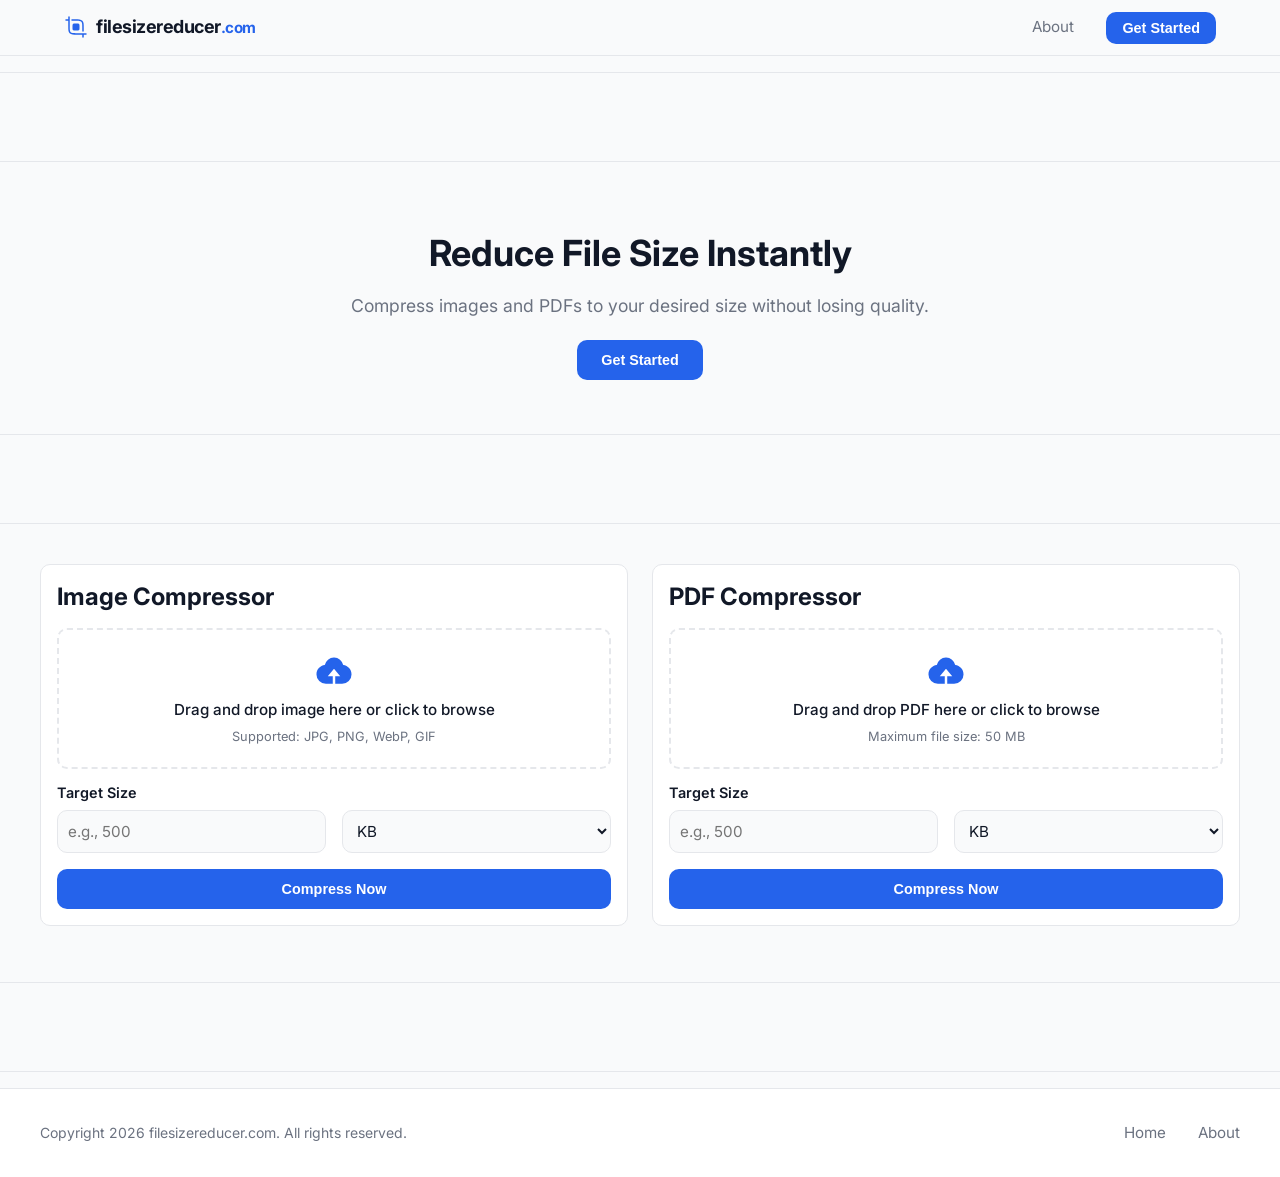
<file: index.html>
<!DOCTYPE html>
<html lang="en">
<head>
    <meta charset="UTF-8">
    <meta name="viewport" content="width=device-width, initial-scale=1.0">
    <meta name="description" content="Compress images and PDFs to your exact target size online. Free, fast, and secure file compression without quality loss.">
    <meta name="keywords" content="compress image, compress PDF, reduce file size, compress image online, PDF compressor, file size reducer">
    <meta name="robots" content="index, follow">
    <meta name="theme-color" content="#0f172a">
    <meta property="og:title" content="File Size Reducer - Compress Images & PDFs Instantly">
    <meta property="og:description" content="Compress images and PDFs to your exact target size online. Free, fast, and secure.">
    <meta property="og:type" content="website">
    <meta property="og:url" content="https://filesizereducer.com/">
    <link rel="canonical" href="https://filesizereducer.com/">
    <title>Compress Image & PDF to Exact Size Online | File Size Reducer</title>
    <link href="https://fonts.googleapis.com/css2?family=Inter:wght@400;500;600;700&display=swap" rel="stylesheet">
    <link rel="stylesheet" href="styles.css">
    <script async src="https://pagead2.googlesyndication.com/pagead/js/adsbygoogle.js?client=ca-pub-8440527099504717"
         crossorigin="anonymous"></script>
    <!-- JSON-LD Structured Data -->
    <script type="application/ld+json">
    {
      "@context": "https://schema.org",
      "@type": "SoftwareApplication",
      "name": "File Size Reducer",
      "description": "Free online tool to compress images and PDFs to your exact target file size without losing quality.",
      "url": "https://filesizereducer.com",
      "applicationCategory": "Utility",
      "offering": {
        "@type": "Offer",
        "price": "0",
        "priceCurrency": "USD"
      },
      "features": [
        "Compress images to target size",
        "Compress PDFs to target size",
        "Free with no account required",
        "Privacy-focused - files processed locally",
        "Fast compression",
        "No file size limits"
      ]
    }
    </script>
</head>
<body>
    <!-- Header -->
    <header class="header">
        <div class="header-container">
            <div class="header-logo">
                <svg class="logo-icon" viewBox="0 0 24 24" fill="none" xmlns="http://www.w3.org/2000/svg"><g id="SVGRepo_bgCarrier" stroke-width="0"></g><g id="SVGRepo_tracerCarrier" stroke-linecap="round" stroke-linejoin="round"></g><g id="SVGRepo_iconCarrier"> <path fill-rule="evenodd" clip-rule="evenodd" d="M5 1.25C5.41421 1.25 5.75 1.58579 5.75 2V11C5.75 12.9068 5.75159 14.2615 5.88976 15.2892C6.02502 16.2952 6.27869 16.8749 6.7019 17.2981C7.12511 17.7213 7.70476 17.975 8.71085 18.1102C9.73851 18.2484 11.0932 18.25 13 18.25H22C22.4142 18.25 22.75 18.5858 22.75 19C22.75 19.4142 22.4142 19.75 22 19.75H19.75V22C19.75 22.4142 19.4142 22.75 19 22.75C18.5858 22.75 18.25 22.4142 18.25 22V19.75H12.9436C11.1058 19.75 9.65019 19.75 8.51098 19.5969C7.33855 19.4392 6.38961 19.1071 5.64124 18.3588C4.89288 17.6104 4.56076 16.6614 4.40313 15.489C4.24997 14.3498 4.24998 12.8942 4.25 11.0564L4.25 5.75H2C1.58579 5.75 1.25 5.41421 1.25 5C1.25 4.58579 1.58579 4.25 2 4.25H4.25V2C4.25 1.58579 4.58579 1.25 5 1.25ZM15.2892 5.88976C14.2615 5.75159 12.9068 5.75 11 5.75H8C7.58579 5.75 7.25 5.41421 7.25 5C7.25 4.58579 7.58579 4.25 8 4.25L11.0564 4.25C12.8942 4.24998 14.3498 4.24997 15.489 4.40313C16.6614 4.56076 17.6104 4.89288 18.3588 5.64124C19.1071 6.38961 19.4392 7.33855 19.5969 8.51098C19.75 9.65019 19.75 11.1058 19.75 12.9436V16C19.75 16.4142 19.4142 16.75 19 16.75C18.5858 16.75 18.25 16.4142 18.25 16V13C18.25 11.0932 18.2484 9.73851 18.1102 8.71085C17.975 7.70476 17.7213 7.12511 17.2981 6.7019C16.8749 6.27869 16.2952 6.02502 15.2892 5.88976Z" fill="currentColor"></path> <path d="M8.5 11.5C8.5 10.0858 8.5 9.37868 8.93934 8.93934C9.37868 8.5 10.0858 8.5 11.5 8.5H12.5C13.9142 8.5 14.6213 8.5 15.0607 8.93934C15.5 9.37868 15.5 10.0858 15.5 11.5V12.5C15.5 13.9142 15.5 14.6213 15.0607 15.0607C14.6213 15.5 13.9142 15.5 12.5 15.5H11.5C10.0858 15.5 9.37868 15.5 8.93934 15.0607C8.5 14.6213 8.5 13.9142 8.5 12.5V11.5Z" fill="currentColor"></path> </g></svg>
                <span class="logo-text"><span class="logo-text-black">filesizereducer</span><span class="logo-text-blue">.com</span></span>
            </div>
            <nav class="header-nav">
                <a href="about.html" class="nav-link">About</a>
                <button class="nav-btn" onclick="document.querySelector('.tools-section').scrollIntoView({ behavior: 'smooth' })">Get Started</button>
            </nav>
        </div>
    </header>

    <!-- Ad Container - Top Banner -->
    <div class="ad-container">
        <ins class="adsbygoogle"
             style="display:block"
             data-ad-client="ca-pub-8440527099504717"
             data-ad-slot="7894521012"
             data-ad-format="auto"
             data-full-width-responsive="true"></ins>
    </div>
    <script>
        (adsbygoogle = window.adsbygoogle || []).push({});
    </script>

    <!-- Hero Section -->
    <section class="hero">
        <div class="hero-content">
            <h1 class="hero-title">Reduce File Size Instantly</h1>
            <p class="hero-subtitle">Compress images and PDFs to your desired size without losing quality.</p>
            <button class="cta-button" onclick="document.querySelector('.tools-section').scrollIntoView({ behavior: 'smooth' })">Get Started</button>
        </div>
    </section>

    <!-- Ad Container - Between Hero and Tools -->
    <div class="ad-container">
        <ins class="adsbygoogle"
             style="display:block"
             data-ad-client="ca-pub-8440527099504717"
             data-ad-slot="3456789012"
             data-ad-format="auto"
             data-full-width-responsive="true"></ins>
    </div>
    <script>
        (adsbygoogle = window.adsbygoogle || []).push({});
    </script>

    <!-- Tools Section -->
    <section class="tools-section">
        <div class="tools-container">
            <!-- Image Compressor Card -->
            <div class="tool-card">
                <h2 class="tool-title">Image Compressor</h2>
                
                <div class="upload-box" id="imageUploadBox">
                    <svg class="upload-icon" viewBox="0 0 1024 1024" xmlns="http://www.w3.org/2000/svg" fill="currentColor"><g id="SVGRepo_bgCarrier" stroke-width="0"></g><g id="SVGRepo_tracerCarrier" stroke-linecap="round" stroke-linejoin="round"></g><g id="SVGRepo_iconCarrier"><path fill="currentColor" d="M544 864V672h128L512 480 352 672h128v192H320v-1.6c-5.376.32-10.496 1.6-16 1.6A240 240 0 0 1 64 624c0-123.136 93.12-223.488 212.608-237.248A239.808 239.808 0 0 1 512 192a239.872 239.872 0 0 1 235.456 194.752c119.488 13.76 212.48 114.112 212.48 237.248a240 240 0 0 1-240 240c-5.376 0-10.56-1.28-16-1.6v1.6H544z"></path></g></svg>
                    <p class="upload-text">Drag and drop image here or click to browse</p>
                    <p class="upload-hint">Supported: JPG, PNG, WebP, GIF</p>
                    <input type="file" id="imageInput" accept="image/*" hidden>
                </div>

                <div class="file-info" id="imageFileInfo" style="display: none;">
                    <p class="file-name" id="imageFileName"></p>
                    <p class="file-size">Original: <span id="imageOriginalSize">0</span> KB</p>
                </div>

                <div class="input-group">
                    <label for="imageTargetSize" class="input-label">Target Size</label>
                    <div class="input-row">
                        <input type="number" id="imageTargetSize" class="input-field" placeholder="e.g., 500" min="1">
                        <select id="imageSizeUnit" class="input-field input-select">
                            <option value="kb">KB</option>
                            <option value="mb">MB</option>
                        </select>
                    </div>
                </div>

                <button class="compress-btn" id="imageCompressBtn" onclick="compressImage()">Compress Now</button>
                <div class="loading" id="imageLoading" style="display: none;">
                    <div class="spinner"></div>
                    <p>Compressing...</p>
                </div>
            </div>

            <!-- PDF Compressor Card -->
            <div class="tool-card">
                <h2 class="tool-title">PDF Compressor</h2>
                
                <div class="upload-box" id="pdfUploadBox">
                    <svg class="upload-icon" viewBox="0 0 1024 1024" xmlns="http://www.w3.org/2000/svg" fill="currentColor"><g id="SVGRepo_bgCarrier" stroke-width="0"></g><g id="SVGRepo_tracerCarrier" stroke-linecap="round" stroke-linejoin="round"></g><g id="SVGRepo_iconCarrier"><path fill="currentColor" d="M544 864V672h128L512 480 352 672h128v192H320v-1.6c-5.376.32-10.496 1.6-16 1.6A240 240 0 0 1 64 624c0-123.136 93.12-223.488 212.608-237.248A239.808 239.808 0 0 1 512 192a239.872 239.872 0 0 1 235.456 194.752c119.488 13.76 212.48 114.112 212.48 237.248a240 240 0 0 1-240 240c-5.376 0-10.56-1.28-16-1.6v1.6H544z"></path></g></svg>
                    <p class="upload-text">Drag and drop PDF here or click to browse</p>
                    <p class="upload-hint">Maximum file size: 50 MB</p>
                    <input type="file" id="pdfInput" accept=".pdf" hidden>
                </div>

                <div class="file-info" id="pdfFileInfo" style="display: none;">
                    <p class="file-name" id="pdfFileName"></p>
                    <p class="file-size">Original: <span id="pdfOriginalSize">0</span> KB</p>
                </div>

                <div class="input-group">
                    <label for="pdfTargetSize" class="input-label">Target Size</label>
                    <div class="input-row">
                        <input type="number" id="pdfTargetSize" class="input-field" placeholder="e.g., 500" min="1">
                        <select id="pdfSizeUnit" class="input-field input-select">
                            <option value="kb">KB</option>
                            <option value="mb">MB</option>
                        </select>
                    </div>
                </div>

                <button class="compress-btn" id="pdfCompressBtn" onclick="compressPDF()">Compress Now</button>
                <div class="loading" id="pdfLoading" style="display: none;">
                    <div class="spinner"></div>
                    <p>Compressing...</p>
                </div>
            </div>
        </div>
    </section>

    <!-- Result Card -->
    <section class="result-section" id="resultSection" style="display: none;">
        <div class="result-card">
            <h2 class="result-title">Compression Complete</h2>
            
            <div class="result-stats">
                <div class="stat-item">
                    <p class="stat-label">Original Size</p>
                    <p class="stat-value" id="resultOriginalSize">0 KB</p>
                </div>
                <div class="stat-item">
                    <p class="stat-label">Compressed Size</p>
                    <p class="stat-value" id="resultCompressedSize">0 KB</p>
                </div>
                <div class="stat-item">
                    <p class="stat-label">Target Size</p>
                    <p class="stat-value" id="resultTargetSize">0 KB</p>
                </div>
                <div class="stat-item">
                    <p class="stat-label">Reduced By</p>
                    <p class="stat-value reduction" id="resultReduction">0%</p>
                </div>
            </div>

            <p class="result-message" id="resultMessage"></p>

            <div class="result-actions">
                <button class="btn-primary" id="downloadBtn" onclick="downloadCompressed()">Download</button>
                <button class="btn-secondary" onclick="resetCompression()">Compress Another</button>
            </div>
        </div>
    </section>

    <!-- Ad Container - Below Results -->
    <div class="ad-container">
        <ins class="adsbygoogle"
             style="display:block"
             data-ad-client="ca-pub-8440527099504717"
             data-ad-slot="5678901234"
             data-ad-format="auto"
             data-full-width-responsive="true"></ins>
    </div>
    <script>
        (adsbygoogle = window.adsbygoogle || []).push({});
    </script>

    <!-- Footer -->
    <footer class="footer">
        <div class="footer-container">
            <div class="footer-content">
                <p class="copyright">Copyright 2026 filesizereducer.com. All rights reserved.</p>
            </div>
            <nav class="footer-nav">
                <a href="index.html" class="footer-link">Home</a>
                <a href="about.html" class="footer-link">About</a>
            </nav>
        </div>
    </footer>

    <script src="app.js"></script>

    <!-- Modal Dialog -->
    <div id="modal" class="modal" style="display: none;">
        <div class="modal-overlay"></div>
        <div class="modal-card">
            <div class="modal-header">
                <h2 id="modalTitle">Message</h2>
                <button class="modal-close" onclick="closeModal()">×</button>
            </div>
            <div class="modal-body">
                <p id="modalMessage"></p>
            </div>
            <div class="modal-footer">
                <button class="btn-modal-primary" onclick="closeModal()">OK</button>
            </div>
        </div>
    </div>
</body>
</html>
</file>
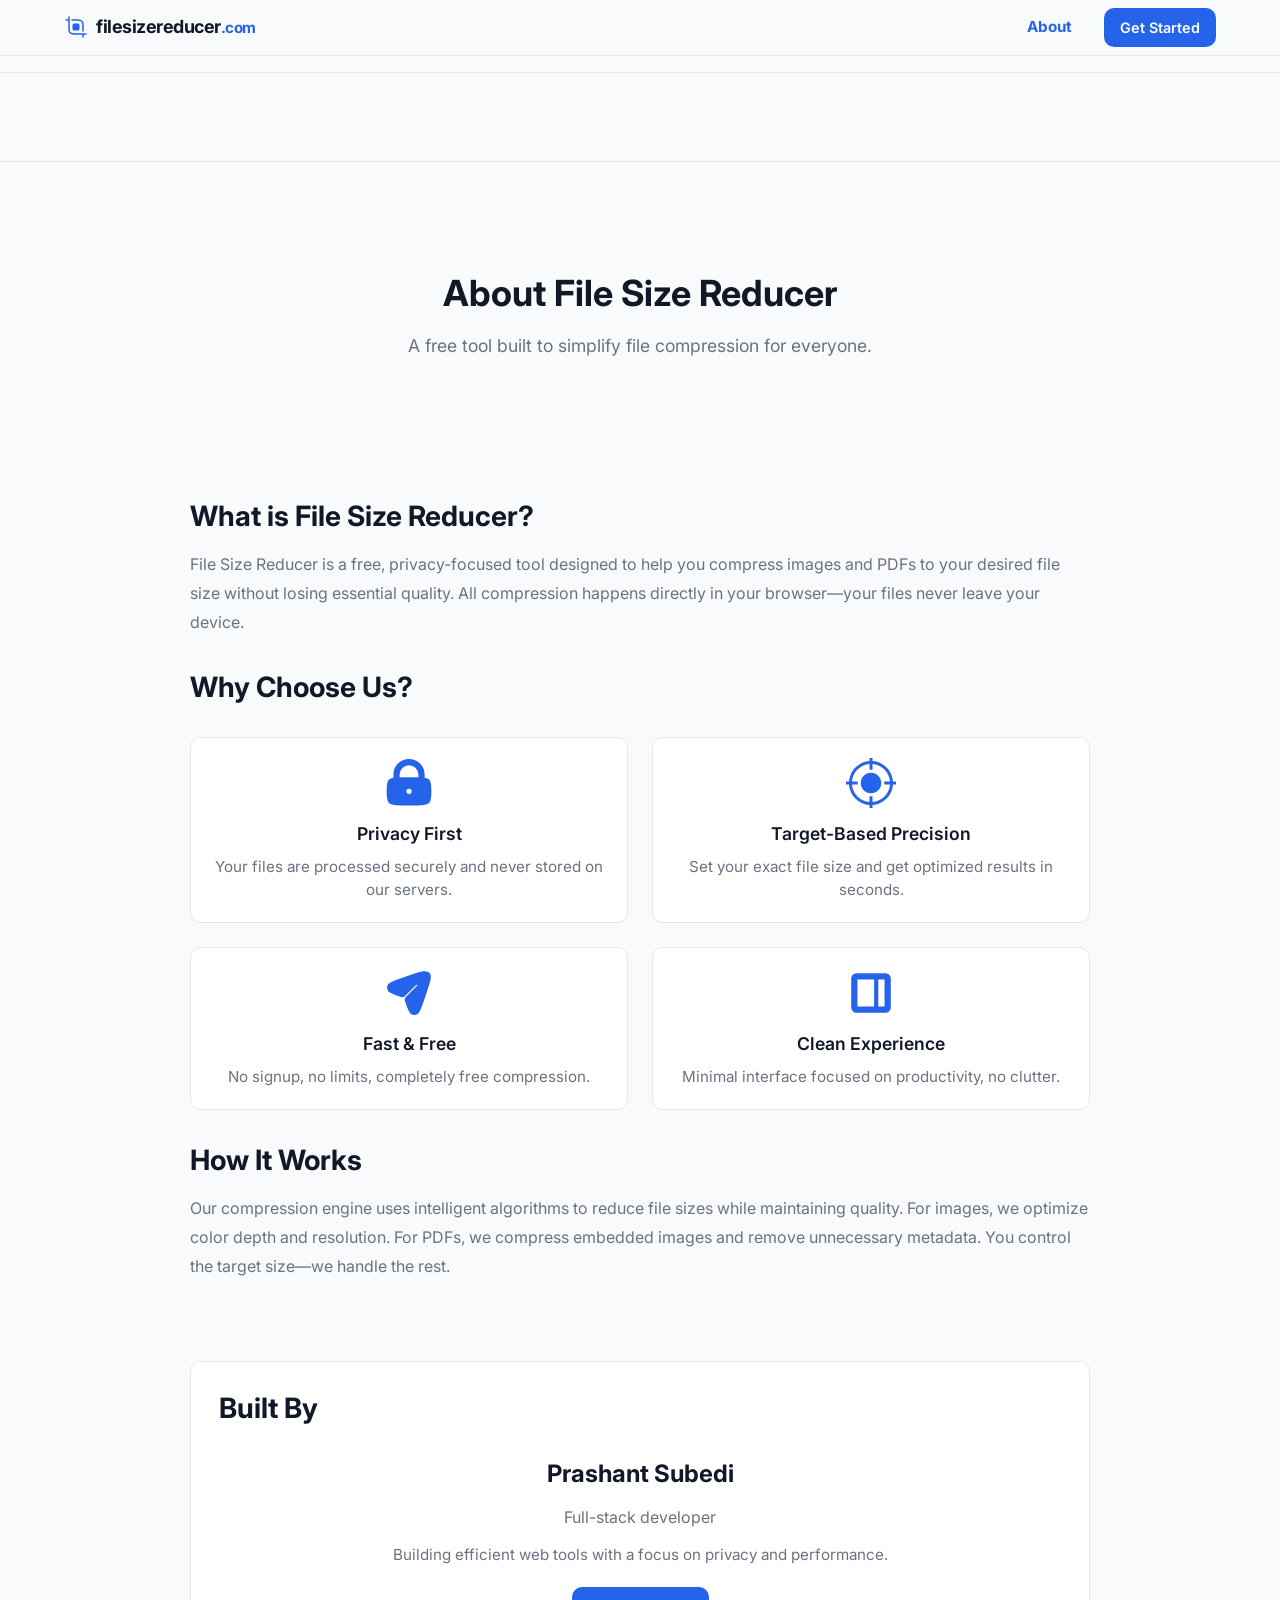
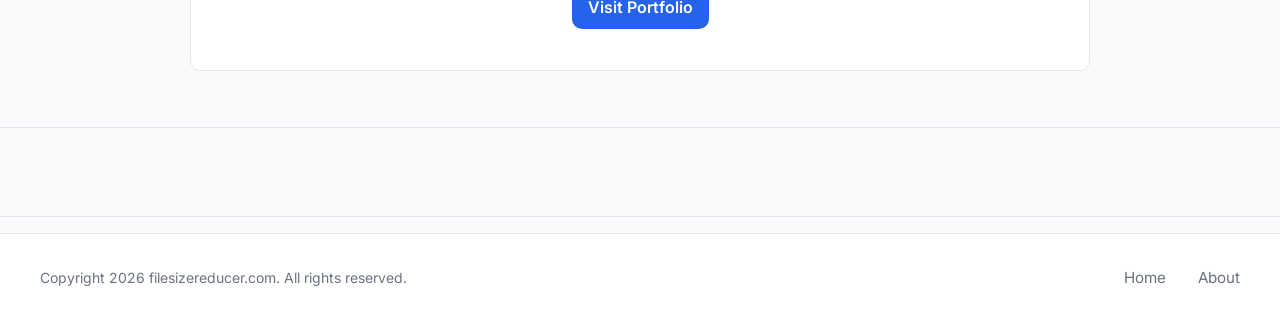
<file: about.html>
<!DOCTYPE html>
<html lang="en">
<head>
    <meta charset="UTF-8">
    <meta name="viewport" content="width=device-width, initial-scale=1.0">
    <meta name="description" content="Learn about File Size Reducer - a free, privacy-focused tool to compress images and PDFs online without losing quality.">
    <meta name="keywords" content="file compression, image compression, PDF compression, free file compressor, online file reducer">
    <meta name="robots" content="index, follow">
    <meta property="og:title" content="About File Size Reducer">
    <meta property="og:description" content="Learn about our free, privacy-focused file compression tool for images and PDFs.">
    <meta property="og:type" content="website">
    <meta property="og:url" content="https://filesizereducer.com/about.html">
    <link rel="canonical" href="https://filesizereducer.com/about.html">
    <title>About File Size Reducer - Free Image & PDF Compressor</title>
    <link href="https://fonts.googleapis.com/css2?family=Inter:wght@400;500;600;700&display=swap" rel="stylesheet">
    <link rel="stylesheet" href="styles.css">
    <script async src="https://pagead2.googlesyndication.com/pagead/js/adsbygoogle.js?client=ca-pub-8440527099504717"
         crossorigin="anonymous"></script>
    <!-- JSON-LD Structured Data -->
    <script type="application/ld+json">
    {
      "@context": "https://schema.org",
      "@type": "AboutPage",
      "name": "About File Size Reducer",
      "description": "Learn about File Size Reducer - a free, privacy-focused tool for compressing images and PDFs to exact target file sizes.",
      "url": "https://filesizereducer.com/about.html",
      "mainEntity": {
        "@type": "SoftwareApplication",
        "name": "File Size Reducer",
        "description": "Free online tool to compress images and PDFs to your exact target file size without losing quality.",
        "url": "https://filesizereducer.com",
        "applicationCategory": "Utility"
      }
    }
    </script>
</head>
<body>
    <!-- Header -->
    <header class="header">
        <div class="header-container">
            <div class="header-logo">
                <svg class="logo-icon" viewBox="0 0 24 24" fill="none" xmlns="http://www.w3.org/2000/svg"><g id="SVGRepo_bgCarrier" stroke-width="0"></g><g id="SVGRepo_tracerCarrier" stroke-linecap="round" stroke-linejoin="round"></g><g id="SVGRepo_iconCarrier"> <path fill-rule="evenodd" clip-rule="evenodd" d="M5 1.25C5.41421 1.25 5.75 1.58579 5.75 2V11C5.75 12.9068 5.75159 14.2615 5.88976 15.2892C6.02502 16.2952 6.27869 16.8749 6.7019 17.2981C7.12511 17.7213 7.70476 17.975 8.71085 18.1102C9.73851 18.2484 11.0932 18.25 13 18.25H22C22.4142 18.25 22.75 18.5858 22.75 19C22.75 19.4142 22.4142 19.75 22 19.75H19.75V22C19.75 22.4142 19.4142 22.75 19 22.75C18.5858 22.75 18.25 22.4142 18.25 22V19.75H12.9436C11.1058 19.75 9.65019 19.75 8.51098 19.5969C7.33855 19.4392 6.38961 19.1071 5.64124 18.3588C4.89288 17.6104 4.56076 16.6614 4.40313 15.489C4.24997 14.3498 4.24998 12.8942 4.25 11.0564L4.25 5.75H2C1.58579 5.75 1.25 5.41421 1.25 5C1.25 4.58579 1.58579 4.25 2 4.25H4.25V2C4.25 1.58579 4.58579 1.25 5 1.25ZM15.2892 5.88976C14.2615 5.75159 12.9068 5.75 11 5.75H8C7.58579 5.75 7.25 5.41421 7.25 5C7.25 4.58579 7.58579 4.25 8 4.25L11.0564 4.25C12.8942 4.24998 14.3498 4.24997 15.489 4.40313C16.6614 4.56076 17.6104 4.89288 18.3588 5.64124C19.1071 6.38961 19.4392 7.33855 19.5969 8.51098C19.75 9.65019 19.75 11.1058 19.75 12.9436V16C19.75 16.4142 19.4142 16.75 19 16.75C18.5858 16.75 18.25 16.4142 18.25 16V13C18.25 11.0932 18.2484 9.73851 18.1102 8.71085C17.975 7.70476 17.7213 7.12511 17.2981 6.7019C16.8749 6.27869 16.2952 6.02502 15.2892 5.88976Z" fill="currentColor"></path> <path d="M8.5 11.5C8.5 10.0858 8.5 9.37868 8.93934 8.93934C9.37868 8.5 10.0858 8.5 11.5 8.5H12.5C13.9142 8.5 14.6213 8.5 15.0607 8.93934C15.5 9.37868 15.5 10.0858 15.5 11.5V12.5C15.5 13.9142 15.5 14.6213 15.0607 15.0607C14.6213 15.5 13.9142 15.5 12.5 15.5H11.5C10.0858 15.5 9.37868 15.5 8.93934 15.0607C8.5 14.6213 8.5 13.9142 8.5 12.5V11.5Z" fill="currentColor"></path> </g></svg>
                <span class="logo-text"><a href="index.html" style="color: inherit; text-decoration: none;"><span class="logo-text-black">filesizereducer</span><span class="logo-text-blue">.com</span></a></span>
            </div>
            <nav class="header-nav">
                <a href="about.html" class="nav-link active about-nav-bold">About</a>
                <a href="index.html" class="nav-btn">Get Started</a>
            </nav>
        </div>
    </header>

    <!-- Ad Container - Top Banner -->
    <div class="ad-container">
        <ins class="adsbygoogle"
             style="display:block"
             data-ad-client="ca-pub-8440527099504717"
             data-ad-slot="7894521012"
             data-ad-format="auto"
             data-full-width-responsive="true"></ins>
    </div>
    <script>
        (adsbygoogle = window.adsbygoogle || []).push({});
    </script>
    <section class="hero about-hero">
        <div class="hero-content">
            <h1 class="hero-title">About File Size Reducer</h1>
            <p class="hero-subtitle">A free tool built to simplify file compression for everyone.</p>
        </div>
    </section>

    <!-- About Content -->
    <section class="about-section">
        <div class="about-container">
            <div class="about-content">
                <h2 class="section-title">What is File Size Reducer?</h2>
                <p class="section-text">
                    File Size Reducer is a free, privacy-focused tool designed to help you compress images and PDFs to your desired file size without losing essential quality. All compression happens directly in your browser—your files never leave your device.
                </p>

                <h2 class="section-title">Why Choose Us?</h2>
                <div class="why-choose-grid">
                    <div class="why-choose-item">
                        <div class="why-choose-icon">
                            <svg viewBox="0 0 24 24" fill="none" xmlns="http://www.w3.org/2000/svg" stroke="currentColor" stroke-width="1.5">
                              <path fill-rule="evenodd" clip-rule="evenodd" d="M5.25 10.0546V8C5.25 4.27208 8.27208 1.25 12 1.25C15.7279 1.25 18.75 4.27208 18.75 8V10.0546C19.8648 10.1379 20.5907 10.348 21.1213 10.8787C22 11.7574 22 13.1716 22 16C22 18.8284 22 20.2426 21.1213 21.1213C20.2426 22 18.8284 22 16 22H8C5.17157 22 3.75736 22 2.87868 21.1213C2 20.2426 2 18.8284 2 16C2 13.1716 2 11.7574 2.87868 10.8787C3.40931 10.348 4.13525 10.1379 5.25 10.0546ZM6.75 8C6.75 5.10051 9.10051 2.75 12 2.75C14.8995 2.75 17.25 5.10051 17.25 8V10.0036C16.867 10 16.4515 10 16 10H8C7.54849 10 7.13301 10 6.75 10.0036V8ZM14 16C14 17.1046 13.1046 18 12 18C10.8954 18 10 17.1046 10 16C10 14.8954 10.8954 14 12 14C13.1046 14 14 14.8954 14 16Z" fill="currentColor"/>
                            </svg>
                        </div>
                        <h3>Privacy First</h3>
                        <p>Your files are processed securely and never stored on our servers.</p>
                    </div>

                    <div class="why-choose-item">
                        <div class="why-choose-icon">
                            <svg fill="currentColor" viewBox="0 0 1920 1920" xmlns="http://www.w3.org/2000/svg"><g id="SVGRepo_bgCarrier" stroke-width="0"></g><g id="SVGRepo_tracerCarrier" stroke-linecap="round" stroke-linejoin="round"></g><g id="SVGRepo_iconCarrier"> <path d="M1691.249 1016.47c-27.558 359.718-315.106 647.154-674.824 674.824v-223.059h-112.94v223.06c-359.718-27.671-647.154-315.107-674.711-674.824H451.72V903.529H228.774c27.557-359.717 314.993-647.153 674.71-674.823v223.059h112.941v-223.06c359.718 27.671 647.266 315.107 674.824 674.824H1468.19v112.942h223.059Zm112.941-112.94c-28.01-421.949-365.703-759.756-787.765-787.765V0h-112.94v115.765c-421.949 28.01-759.643 365.816-787.653 787.764H-.045v112.942h115.877c28.01 421.948 365.704 759.755 787.652 787.764V1920h112.941v-115.765c422.062-28.01 759.756-365.816 787.765-787.764h115.765V903.529H1804.19ZM960 564.705c-217.976 0-395.294 177.318-395.294 395.294 0 217.976 177.318 395.294 395.294 395.294 217.976 0 395.294-177.318 395.294-395.294 0-217.976-177.318-395.294-395.294-395.294" fill-rule="evenodd"></path> </g></svg>
                        </div>
                        <h3>Target-Based Precision</h3>
                        <p>Set your exact file size and get optimized results in seconds.</p>
                    </div>

                    <div class="why-choose-item">
                        <div class="why-choose-icon">
                            <svg viewBox="0 0 24 24" fill="none" xmlns="http://www.w3.org/2000/svg"><g id="SVGRepo_bgCarrier" stroke-width="0"></g><g id="SVGRepo_tracerCarrier" stroke-linecap="round" stroke-linejoin="round"></g><g id="SVGRepo_iconCarrier"> <path d="M18.6357 15.6701L20.3521 10.5208C21.8516 6.02242 22.6013 3.77322 21.414 2.58595C20.2268 1.39869 17.9776 2.14842 13.4792 3.64788L8.32987 5.36432C4.69923 6.57453 2.88392 7.17964 2.36806 8.06698C1.87731 8.91112 1.87731 9.95369 2.36806 10.7978C2.88392 11.6852 4.69923 12.2903 8.32987 13.5005C8.77981 13.6505 9.28601 13.5434 9.62294 13.2096L15.1286 7.75495C15.4383 7.44808 15.9382 7.45041 16.245 7.76015C16.5519 8.06989 16.5496 8.56975 16.2398 8.87662L10.8231 14.2432C10.4518 14.6111 10.3342 15.1742 10.4995 15.6701C11.7097 19.3007 12.3148 21.1161 13.2022 21.6319C14.0463 22.1227 15.0889 22.1227 15.933 21.6319C16.8204 21.1161 17.4255 19.3008 18.6357 15.6701Z" fill="currentColor"></path> </g></svg>
                        </div>
                        <h3>Fast & Free</h3>
                        <p>No signup, no limits, completely free compression.</p>
                    </div>

                    <div class="why-choose-item">
                        <div class="why-choose-icon">
                            <svg viewBox="0 0 24 24" fill="currentColor" stroke="none">
                                <path d="M19 3H5c-1.1 0-2 .9-2 2v14c0 1.1.9 2 2 2h14c1.1 0 2-.9 2-2V5c0-1.1-.9-2-2-2zm-5 16H5V5h9v14zm5 0h-4V5h4v14z"/>
                            </svg>
                        </div>
                        <h3>Clean Experience</h3>
                        <p>Minimal interface focused on productivity, no clutter.</p>
                    </div>
                </div>

                <h2 class="section-title">How It Works</h2>
                <p class="section-text">
                    Our compression engine uses intelligent algorithms to reduce file sizes while maintaining quality. For images, we optimize color depth and resolution. For PDFs, we compress embedded images and remove unnecessary metadata. You control the target size—we handle the rest.
                </p>
            </div>

            <!-- Developer Section -->
            <div class="developer-section">
                <h2 class="section-title">Built By</h2>
                <div class="developer-card" id="developerCard">
                    <div class="loading">
                        <div class="spinner"></div>
                        <p>Loading...</p>
                    </div>
                </div>
            </div>
        </div>
    </section>

    <!-- Ad Container - Below About Content -->
    <div class="ad-container">
        <ins class="adsbygoogle"
             style="display:block"
             data-ad-client="ca-pub-8440527099504717"
             data-ad-slot="3456789012"
             data-ad-format="auto"
             data-full-width-responsive="true"></ins>
    </div>
    <script>
        (adsbygoogle = window.adsbygoogle || []).push({});
    </script>

    <!-- Footer -->
    <footer class="footer">
        <div class="footer-container">
            <div class="footer-content">
                <p class="copyright">Copyright 2026 filesizereducer.com. All rights reserved.</p>
            </div>
            <nav class="footer-nav">
                <a href="index.html" class="footer-link">Home</a>
                <a href="about.html" class="footer-link">About</a>
            </nav>
        </div>
    </footer>

    <script>
        // Fetch developer info
        async function fetchDeveloperInfo() {
            try {
                const response = await fetch('https://prashantsubedi.info.np');
                if (!response.ok) throw new Error('Failed to fetch');
                
                const html = await response.text();
                const parser = new DOMParser();
                const doc = parser.parseFromString(html, 'text/html');
                
                // Extract name, bio, background
                const name = doc.querySelector('h1, .name, [data-name]')?.textContent || 'Prashant Subedi';
                const bio = doc.querySelector('.bio, .description, p:first-of-type')?.textContent || 'Full-stack developer building efficient web tools.';
                const background = doc.querySelector('.background, .experience')?.textContent || 'Passionate about creating fast, privacy-focused solutions.';
                
                displayDeveloper(name, bio, background);
            } catch (error) {
                console.error('Error fetching developer info:', error);
                displayDeveloper('Prashant Subedi', 'Full-stack developer', 'Building efficient web tools with a focus on privacy and performance.');
            }
        }

        function displayDeveloper(name, bio, background) {
            const card = document.getElementById('developerCard');
            card.innerHTML = `
                <div class="developer-info">
                    <h3 class="developer-name">${escapeHtml(name)}</h3>
                    <p class="developer-bio">${escapeHtml(bio)}</p>
                    <p class="developer-background">${escapeHtml(background)}</p>
                    <a href="https://prashantsubedi.info.np" target="_blank" class="developer-link">Visit Portfolio</a>
                </div>
            `;
        }

        function escapeHtml(text) {
            const div = document.createElement('div');
            div.textContent = text;
            return div.innerHTML;
        }

        // Load on page load
        document.addEventListener('DOMContentLoaded', fetchDeveloperInfo);
    </script>
</body>
</html>
</file>
<file: styles.css>
/* ============================
   DESIGN SYSTEM & VARIABLES
   ============================ */

:root {
    --color-bg: #f9fafb;
    --color-card: #ffffff;
    --color-primary: #2563eb;
    --color-text: #111827;
    --color-subtext: #6b7280;
    --color-border: #e5e7eb;
    
    --spacing-section: 60px;
    --spacing-card: 16px;
    --spacing-gap: 16px;
    --radius: 10px;
    
    --font-family: 'Inter', -apple-system, BlinkMacSystemFont, 'Segoe UI', sans-serif;
}

/* ============================
   RESET & GLOBAL STYLES
   ============================ */

* {
    margin: 0;
    padding: 0;
    box-sizing: border-box;
}

html {
    scroll-behavior: smooth;
}

body {
    font-family: var(--font-family);
    background-color: var(--color-bg);
    color: var(--color-text);
    line-height: 1.6;
    font-size: 16px;
}

/* ============================
   TYPOGRAPHY
   ============================ */

h1 {
    font-size: 3rem;
    font-weight: 700;
    line-height: 1.2;
    margin-bottom: var(--spacing-gap);
}

h2 {
    font-size: 2rem;
    font-weight: 700;
    line-height: 1.3;
    margin-bottom: var(--spacing-gap);
}

h3 {
    font-size: 1.25rem;
    font-weight: 600;
    margin-bottom: var(--spacing-gap);
}

p {
    font-size: 1rem;
    font-weight: 400;
    margin-bottom: var(--spacing-gap);
}

a {
    color: var(--color-primary);
    text-decoration: none;
    transition: color 0.2s ease;
}

a:hover {
    color: #60a5fa;
}

/* ============================
   HEADER
   ============================ */

.header {
    position: sticky;
    top: 0;
    z-index: 100;
    height: 56px;
    background-color: var(--color-bg);
    border-bottom: 1px solid var(--color-border);
    display: flex;
    align-items: center;
}

.header-container {
    max-width: 1200px;
    width: 100%;
    margin: 0 auto;
    padding: 0 24px;
    display: flex;
    justify-content: space-between;
    align-items: center;
}

.header-nav {
    display: flex;
    align-items: center;
    gap: 32px;
}

.nav-link {
    font-size: 0.95rem;
    color: var(--color-subtext);
    transition: color 0.2s ease;
}

.nav-link:hover,
.nav-link.active {
    color: var(--color-primary);
}

.about-nav-bold {
    font-weight: 700;
}

.nav-btn {
    padding: 8px 16px;
    background-color: var(--color-primary);
    color: white;
    border: none;
    border-radius: var(--radius);
    font-size: 0.9rem;
    font-weight: 600;
    cursor: pointer;
    transition: background-color 0.2s ease;
}

.nav-btn:hover {
    background-color: #1d4ed8;
}

/* ============================
   HERO SECTION
   ============================ */

.hero {
    padding: 40px 32px 24px;
    text-align: center;
    display: flex;
    align-items: center;
    justify-content: center;
    min-height: 240px;
}

.hero-content {
    max-width: 700px;
}

.hero-title {
    color: var(--color-text);
    font-size: 2.25rem;
}

.hero-subtitle {
    font-size: 1.1rem;
    color: var(--color-subtext);
    margin-bottom: 20px;
}

.cta-button {
    padding: 10px 24px;
    background-color: var(--color-primary);
    color: white;
    border: none;
    border-radius: var(--radius);
    font-size: 0.9rem;
    font-weight: 600;
    cursor: pointer;
    transition: background-color 0.2s ease;
    height: 40px;
    display: inline-flex;
    align-items: center;
    justify-content: center;
}

.cta-button:hover {
    background-color: #1d4ed8;
}

.about-hero {
    min-height: 280px;
}

/* ============================
   TOOLS SECTION
   ============================ */

.tools-section {
    padding: 24px 32px 40px;
    background-color: var(--color-bg);
}

.tools-container {
    max-width: 1200px;
    margin: 0 auto;
    display: grid;
    grid-template-columns: 1fr 1fr;
    gap: 24px;
}

.tool-card {
    background-color: var(--color-card);
    border: 1px solid var(--color-border);
    border-radius: var(--radius);
    padding: var(--spacing-card);
    display: flex;
    flex-direction: column;
}

.tool-title {
    font-size: 1.5rem;
    font-weight: 700;
    margin-bottom: var(--spacing-gap);
}

/* ============================
   UPLOAD BOX
   ============================ */

.upload-box {
    border: 2px dashed var(--color-border);
    border-radius: var(--radius);
    padding: 20px 16px;
    text-align: center;
    cursor: pointer;
    transition: border-color 0.2s ease, background-color 0.2s ease;
    margin-bottom: 12px;
    min-height: 120px;
    display: flex;
    flex-direction: column;
    align-items: center;
    justify-content: center;
}

.upload-box:hover {
    border-color: var(--color-primary);
    background-color: rgba(37, 99, 235, 0.03);
}

.upload-icon {
    width: 40px;
    height: 40px;
    color: var(--color-primary);
    margin-bottom: 8px;
    stroke: currentColor;
}

.upload-text {
    font-size: 0.95rem;
    font-weight: 500;
    margin-bottom: 4px;
}

.upload-hint {
    font-size: 0.8rem;
    color: var(--color-subtext);
    margin: 0;
}

.file-info {
    background-color: rgba(37, 99, 235, 0.08);
    border: 1px solid var(--color-primary);
    border-radius: var(--radius);
    padding: 12px;
    margin-bottom: 16px;
}

.file-name {
    font-weight: 600;
    color: var(--color-text);
    margin-bottom: 4px;
}

.file-size {
    font-size: 0.875rem;
    color: var(--color-subtext);
    margin: 0;
}

/* ============================
   INPUT GROUPS
   ============================ */

.input-group {
    margin-bottom: 16px;
}

.input-label {
    display: block;
    font-size: 0.9rem;
    font-weight: 600;
    color: var(--color-text);
    margin-bottom: 6px;
}

.input-row {
    display: flex;
    gap: var(--spacing-gap);
}

.input-field {
    flex: 1;
    padding: 10px;
    background-color: var(--color-bg);
    border: 1px solid var(--color-border);
    border-radius: var(--radius);
    color: var(--color-text);
    font-size: 0.95rem;
    font-family: var(--font-family);
    transition: border-color 0.2s ease;
}

.input-field:focus {
    outline: none;
    border-color: var(--color-primary);
}

.input-select {
    width: 100px;
}

/* ============================
   BUTTONS
   ============================ */

.compress-btn {
    width: 100%;
    padding: 10px;
    background-color: var(--color-primary);
    color: white;
    border: none;
    border-radius: var(--radius);
    font-size: 0.9rem;
    font-weight: 600;
    cursor: pointer;
    transition: background-color 0.2s ease;
    height: 40px;
    display: flex;
    align-items: center;
    justify-content: center;
    margin-top: auto;
}

.compress-btn:hover:not(:disabled) {
    background-color: #1d4ed8;
}

.compress-btn:disabled {
    background-color: var(--color-border);
    cursor: not-allowed;
}

.btn-primary {
    padding: 10px 20px;
    background-color: var(--color-primary);
    color: white;
    border: none;
    border-radius: var(--radius);
    font-size: 0.9rem;
    font-weight: 600;
    cursor: pointer;
    transition: background-color 0.2s ease;
    height: 40px;
    display: flex;
    align-items: center;
    justify-content: center;
}

.btn-primary:hover {
    background-color: #1d4ed8;
}

.btn-secondary {
    padding: 10px 20px;
    background-color: transparent;
    color: var(--color-primary);
    border: 1px solid var(--color-primary);
    border-radius: var(--radius);
    font-size: 0.9rem;
    font-weight: 600;
    cursor: pointer;
    transition: all 0.2s ease;
    height: 40px;
    display: flex;
    align-items: center;
    justify-content: center;
}

.btn-secondary:hover {
    background-color: rgba(37, 99, 235, 0.08);
}

/* ============================
   LOADING STATE
   ============================ */

.loading {
    text-align: center;
    padding: 20px 0;
}

.spinner {
    width: 32px;
    height: 32px;
    border: 3px solid var(--color-border);
    border-top: 3px solid var(--color-primary);
    border-radius: 50%;
    animation: spin 1s linear infinite;
    margin: 0 auto 12px;
}

@keyframes spin {
    0% { transform: rotate(0deg); }
    100% { transform: rotate(360deg); }
}

.loading p {
    color: var(--color-subtext);
    font-size: 0.95rem;
    margin: 0;
}

/* ============================
   RESULT SECTION
   ============================ */

.result-section {
    padding: 40px 32px;
}

.result-card {
    max-width: 700px;
    margin: 0 auto;
    background-color: var(--color-card);
    border: 1px solid var(--color-border);
    border-radius: var(--radius);
    padding: 28px;
}

.result-title {
    text-align: center;
    margin-bottom: 32px;
}

.result-stats {
    display: grid;
    grid-template-columns: 1fr 1fr;
    gap: 16px;
    margin-bottom: 20px;
}

.stat-item {
    padding: 12px;
    background-color: rgba(37, 99, 235, 0.05);
    border: 1px solid var(--color-border);
    border-radius: var(--radius);
    text-align: center;
}

.stat-label {
    font-size: 0.875rem;
    color: var(--color-subtext);
    margin-bottom: 8px;
    text-transform: uppercase;
    letter-spacing: 0.5px;
}

.stat-value {
    font-size: 1.5rem;
    font-weight: 700;
    color: var(--color-primary);
    margin: 0;
}

.stat-value.reduction {
    color: #10b981;
}

.result-message {
    text-align: center;
    color: var(--color-subtext);
    margin-bottom: 20px;
}

.result-actions {
    display: flex;
    gap: 12px;
}

.result-actions button {
    flex: 1;
}

/* ============================
   AD PLACEHOLDERS
   ============================ */

.ad-container {
    margin: 16px 0;
    padding: 8px 0;
    text-align: center;
    border-top: 1px solid var(--color-border);
    border-bottom: 1px solid var(--color-border);
    min-height: 90px;
    display: flex;
    align-items: center;
    justify-content: center;
}

.ad-placeholder {
    display: flex;
    align-items: center;
    justify-content: center;
    background-color: var(--color-card);
    border: 1px dashed var(--color-border);
    color: var(--color-subtext);
    font-size: 0.875rem;
}

.ad-top {
    height: 80px;
    margin: 0 32px 24px;
    border-radius: var(--radius);
    max-width: calc(100% - 64px);
    margin-left: auto;
    margin-right: auto;
}

.ad-inline {
    height: 200px;
    margin: 24px 32px;
    border-radius: var(--radius);
    max-width: calc(100% - 64px);
    margin-left: auto;
    margin-right: auto;
}

.ad-bottom {
    height: 80px;
    margin: 24px 32px 0;
    border-radius: var(--radius);
    max-width: calc(100% - 64px);
    margin-left: auto;
    margin-right: auto;
}

/* ============================
   FOOTER
   ============================ */

.footer {
    background-color: var(--color-card);
    border-top: 1px solid var(--color-border);
    padding: 32px;
}

.footer-container {
    max-width: 1200px;
    margin: 0 auto;
    display: flex;
    justify-content: space-between;
    align-items: center;
}

.footer-content {
    flex: 1;
}

.copyright {
    font-size: 0.875rem;
    color: var(--color-subtext);
    margin: 0;
}

.footer-nav {
    display: flex;
    gap: 32px;
}

.footer-link {
    font-size: 0.95rem;
    color: var(--color-subtext);
    transition: color 0.2s ease;
}

.footer-link:hover {
    color: var(--color-primary);
}

/* ============================
   ABOUT PAGE
   ============================ */

.about-section {
    padding: 40px 32px;
}

.about-container {
    max-width: 900px;
    margin: 0 auto;
}

.about-content {
    margin-bottom: 80px;
}

.section-title {
    font-size: 1.75rem;
    font-weight: 700;
    margin: 32px 0 16px 0;
}

.section-title:first-child {
    margin-top: 0;
}

.section-text {
    color: var(--color-subtext);
    line-height: 1.8;
}

.feature-list {
    list-style: none;
    margin-bottom: var(--spacing-gap);
}

.feature-list li {
    padding: 12px 0;
    color: var(--color-subtext);
    line-height: 1.8;
}

.feature-list strong {
    color: var(--color-text);
}

/* ============================
   DEVELOPER SECTION
   ============================ */

.developer-section {
    background-color: var(--color-card);
    border: 1px solid var(--color-border);
    border-radius: var(--radius);
    padding: 28px;
}

.developer-card {
    min-height: 200px;
    display: flex;
    align-items: center;
    justify-content: center;
}

.developer-info {
    text-align: center;
}

.developer-name {
    font-size: 1.5rem;
    font-weight: 700;
    margin-bottom: 12px;
}

.developer-bio {
    font-size: 1rem;
    color: var(--color-subtext);
    margin-bottom: 12px;
    line-height: 1.6;
}

.developer-background {
    font-size: 0.95rem;
    color: var(--color-subtext);
    margin-bottom: 20px;
}

.developer-link {
    display: inline-block;
    padding: 8px 16px;
    background-color: var(--color-primary);
    color: white;
    border-radius: var(--radius);
    font-weight: 600;
    transition: background-color 0.2s ease;
}

.developer-link:hover {
    background-color: #1d4ed8;
}

/* ============================
   LOGO STYLING
   ============================ */

.header-logo {
    font-size: 1.125rem;
    font-weight: 700;
    color: var(--color-text);
    letter-spacing: -0.5px;
    display: flex;
    align-items: center;
    gap: 8px;
}

.logo-icon {
    width: 24px;
    height: 24px;
    color: var(--color-primary);
    flex-shrink: 0;
}

.logo-icon svg {
    width: 100%;
    height: 100%;
    stroke: currentColor;
}

.logo-text {
    display: flex;
    gap: 0;
    align-items: baseline;
}

.logo-text-black {
    color: var(--color-text);
    font-weight: 700;
}

.logo-text-blue {
    color: var(--color-primary);
    font-weight: 700;
    font-size: 0.95rem;
}

/* ============================
   MODAL STYLING
   ============================ */

.modal {
    position: fixed;
    top: 0;
    left: 0;
    width: 100%;
    height: 100%;
    z-index: 1000;
    display: flex;
    align-items: center;
    justify-content: center;
}

.modal-overlay {
    position: absolute;
    top: 0;
    left: 0;
    width: 100%;
    height: 100%;
    background-color: rgba(0, 0, 0, 0.5);
}

.modal-card {
    position: relative;
    z-index: 1001;
    background-color: var(--color-card);
    border: 1px solid var(--color-border);
    border-radius: var(--radius);
    max-width: 500px;
    width: 90%;
    box-shadow: 0 4px 6px rgba(0, 0, 0, 0.1);
    animation: slideIn 0.2s ease-out;
}

@keyframes slideIn {
    from {
        opacity: 0;
        transform: translateY(-20px);
    }
    to {
        opacity: 1;
        transform: translateY(0);
    }
}

.modal-header {
    display: flex;
    justify-content: space-between;
    align-items: center;
    padding: 16px 24px;
    border-bottom: 1px solid var(--color-border);
}

.modal-header h2 {
    margin: 0;
    font-size: 1.25rem;
    color: var(--color-text);
}

.modal-close {
    background: none;
    border: none;
    font-size: 1.5rem;
    color: var(--color-subtext);
    cursor: pointer;
    padding: 0;
    width: 32px;
    height: 32px;
    display: flex;
    align-items: center;
    justify-content: center;
    border-radius: 6px;
    transition: background-color 0.2s ease;
}

.modal-close:hover {
    background-color: var(--color-bg);
}

.modal-body {
    padding: 20px 24px;
    color: var(--color-subtext);
    line-height: 1.6;
}

.modal-body p {
    margin: 0;
    font-size: 1rem;
}

.modal-footer {
    padding: 16px 24px;
    border-top: 1px solid var(--color-border);
    display: flex;
    justify-content: flex-end;
    gap: 12px;
}

.btn-modal-primary {
    padding: 10px 24px;
    background-color: var(--color-primary);
    color: white;
    border: none;
    border-radius: var(--radius);
    font-size: 0.95rem;
    font-weight: 600;
    cursor: pointer;
    transition: background-color 0.2s ease;
    height: 40px;
    display: flex;
    align-items: center;
    justify-content: center;
}

.btn-modal-primary:hover {
    background-color: #1d4ed8;
}

/* ============================
   WHY CHOOSE US SECTION
   ============================ */

.why-choose-grid {
    display: grid;
    grid-template-columns: repeat(2, 1fr);
    gap: 24px;
    margin: 32px 0;
}

.why-choose-item {
    padding: 20px;
    background-color: var(--color-card);
    border: 1px solid var(--color-border);
    border-radius: var(--radius);
    text-align: center;
    transition: all 0.2s ease;
}

.why-choose-item:hover {
    border-color: var(--color-primary);
    box-shadow: 0 2px 8px rgba(37, 99, 235, 0.1);
}

.why-choose-icon {
    width: 50px;
    height: 50px;
    margin: 0 auto 12px;
    color: var(--color-primary);
}

.why-choose-icon svg {
    width: 100%;
    height: 100%;
    stroke: currentColor;
}

.why-choose-item h3 {
    font-size: 1.1rem;
    font-weight: 600;
    margin: 0 0 8px 0;
    color: var(--color-text);
}

.why-choose-item p {
    font-size: 0.95rem;
    color: var(--color-subtext);
    margin: 0;
    line-height: 1.5;
}

/* ============================
   RESPONSIVE DESIGN
   ============================ */

@media (max-width: 768px) {
    h1 {
        font-size: 2rem;
    }

    h2 {
        font-size: 1.5rem;
    }

    .header-container {
        padding: 0 20px;
    }

    .header-nav {
        gap: 16px;
    }

    .nav-btn {
        padding: 6px 12px;
        font-size: 0.8rem;
    }

    .hero {
        padding: 40px 20px;
        min-height: auto;
    }

    .hero-subtitle {
        font-size: 1rem;
    }

    .tools-section {
        padding: 40px 20px;
    }

    .tools-container {
        grid-template-columns: 1fr;
        gap: 20px;
    }

    .upload-box {
        padding: 20px 12px;
    }

    .result-stats {
        grid-template-columns: 1fr;
        gap: 12px;
    }

    .ad-placeholder {
        margin-left: 20px;
        margin-right: 20px;
        max-width: calc(100% - 40px);
    }

    .footer-container {
        flex-direction: column;
        gap: 20px;
    }

    .footer-nav {
        justify-content: center;
    }

    .about-container {
        padding: 0 20px;
    }

    .why-choose-grid {
        grid-template-columns: 1fr;
        gap: 16px;
    }

    .developer-section {
        padding: 20px;
    }
}

@media (max-width: 480px) {
    h1 {
        font-size: 1.5rem;
    }

    h2 {
        font-size: 1.25rem;
    }

    .header-container {
        padding: 0 16px;
    }

    .header-nav {
        gap: 12px;
    }

    .nav-btn {
        padding: 6px 12px;
        font-size: 0.75rem;
    }

    .tools-container {
        gap: 16px;
    }

    .tool-card {
        padding: 16px;
    }

    .input-row {
        flex-direction: column;
    }

    .input-select {
        width: 100%;
    }

    .result-actions {
        flex-direction: column;
    }

    .result-actions button {
        width: 100%;
    }
}
</file>
